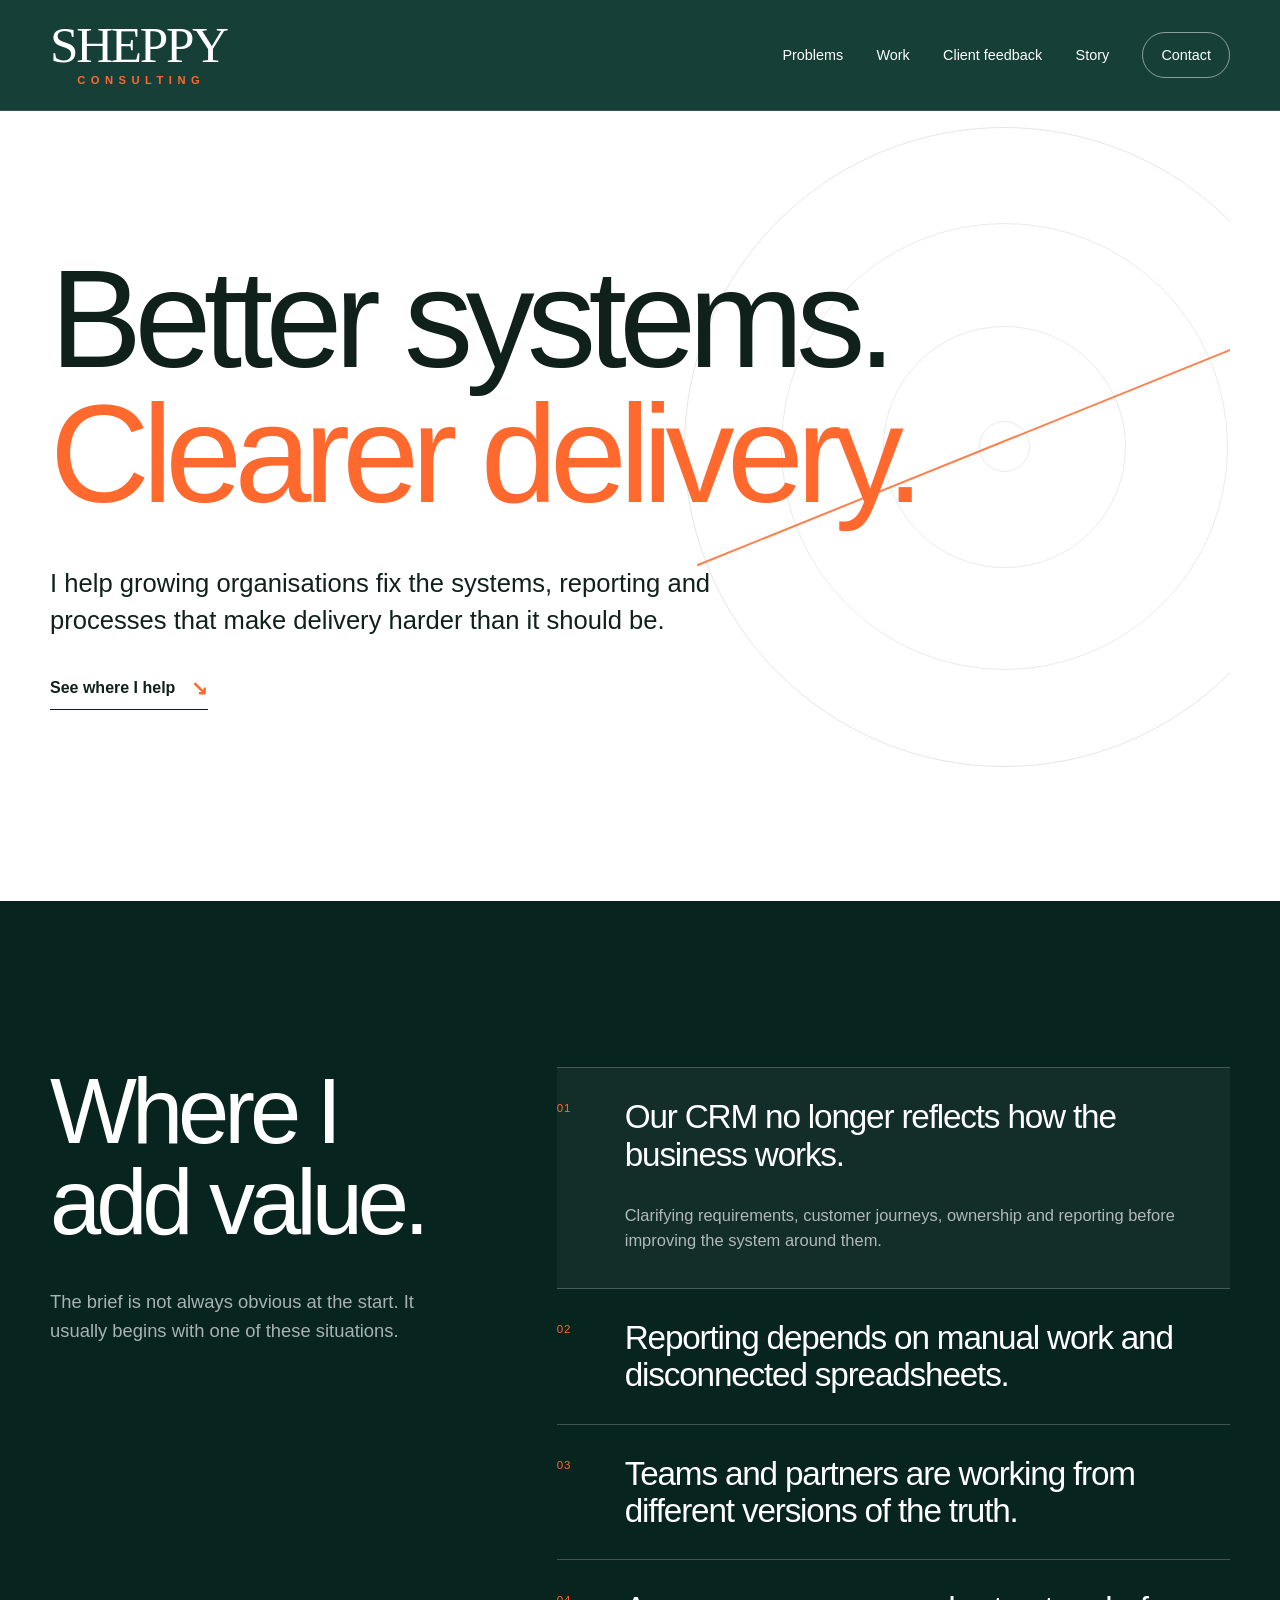
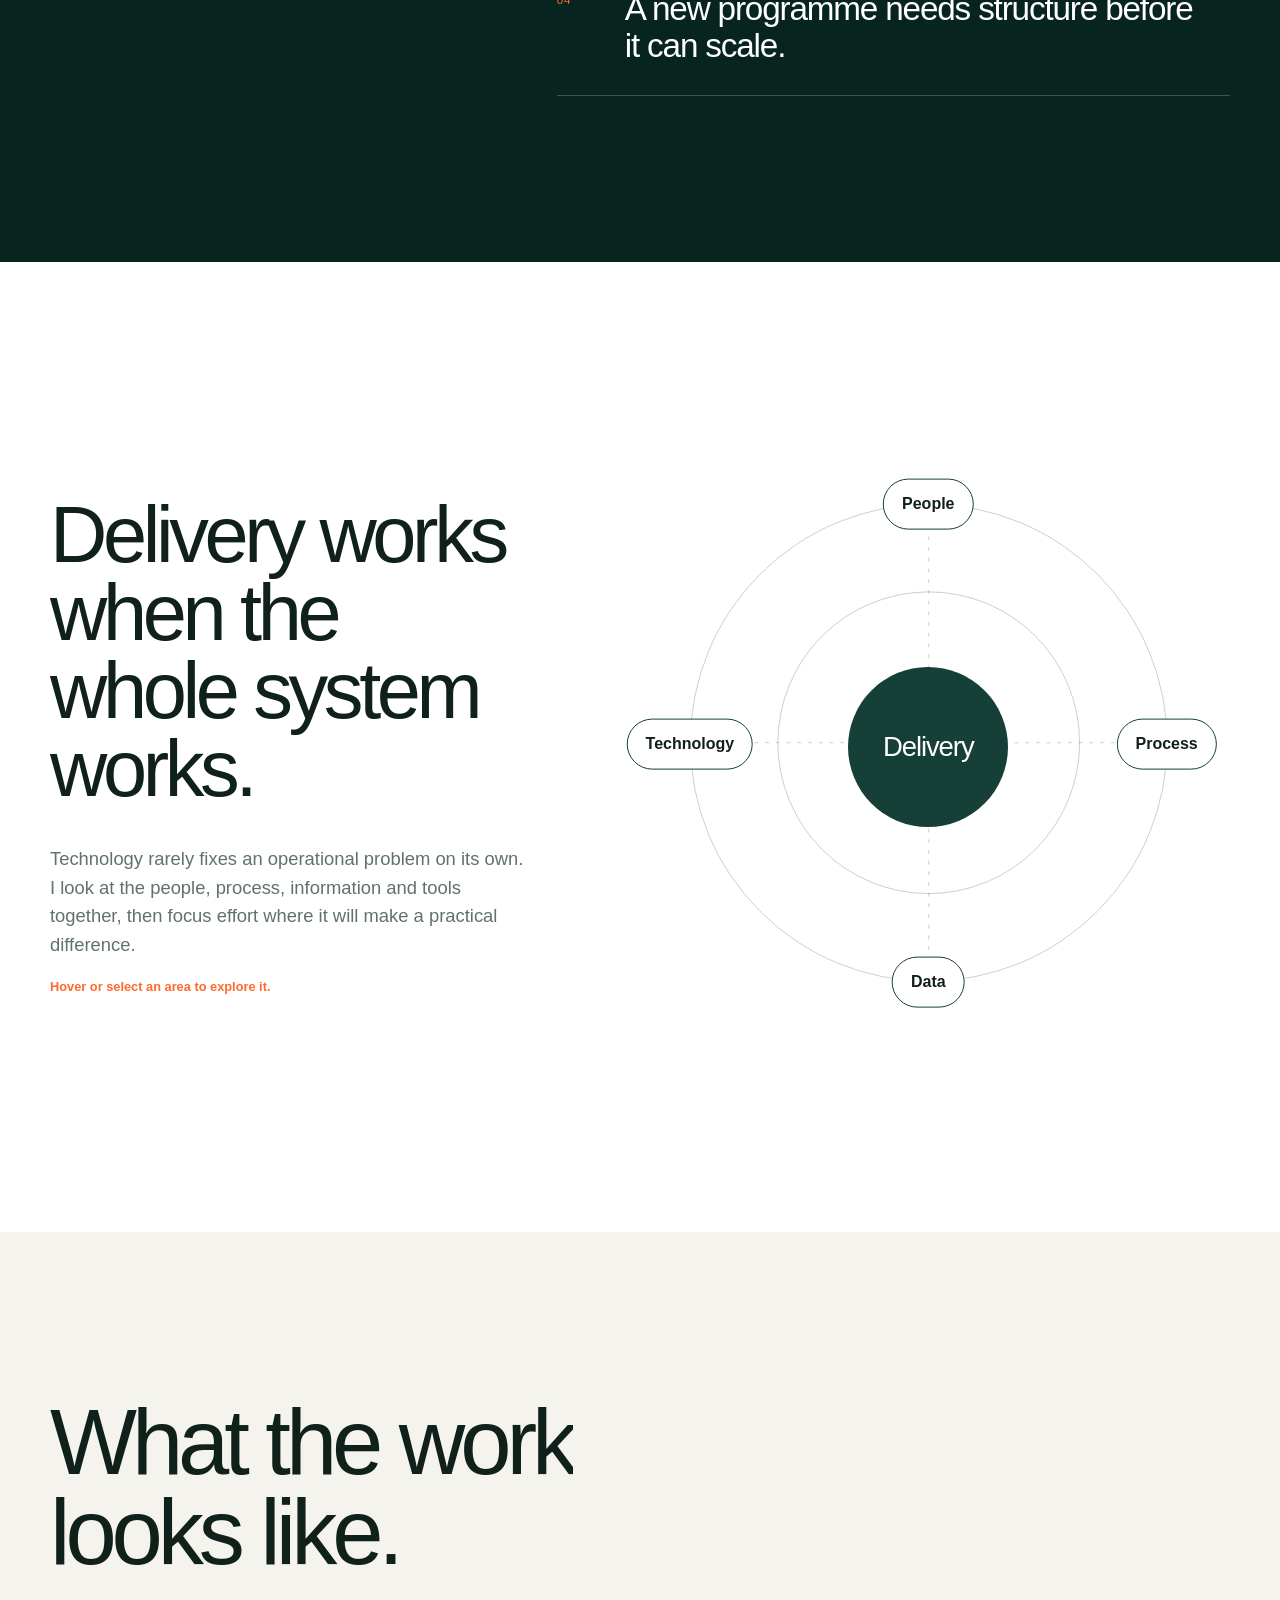
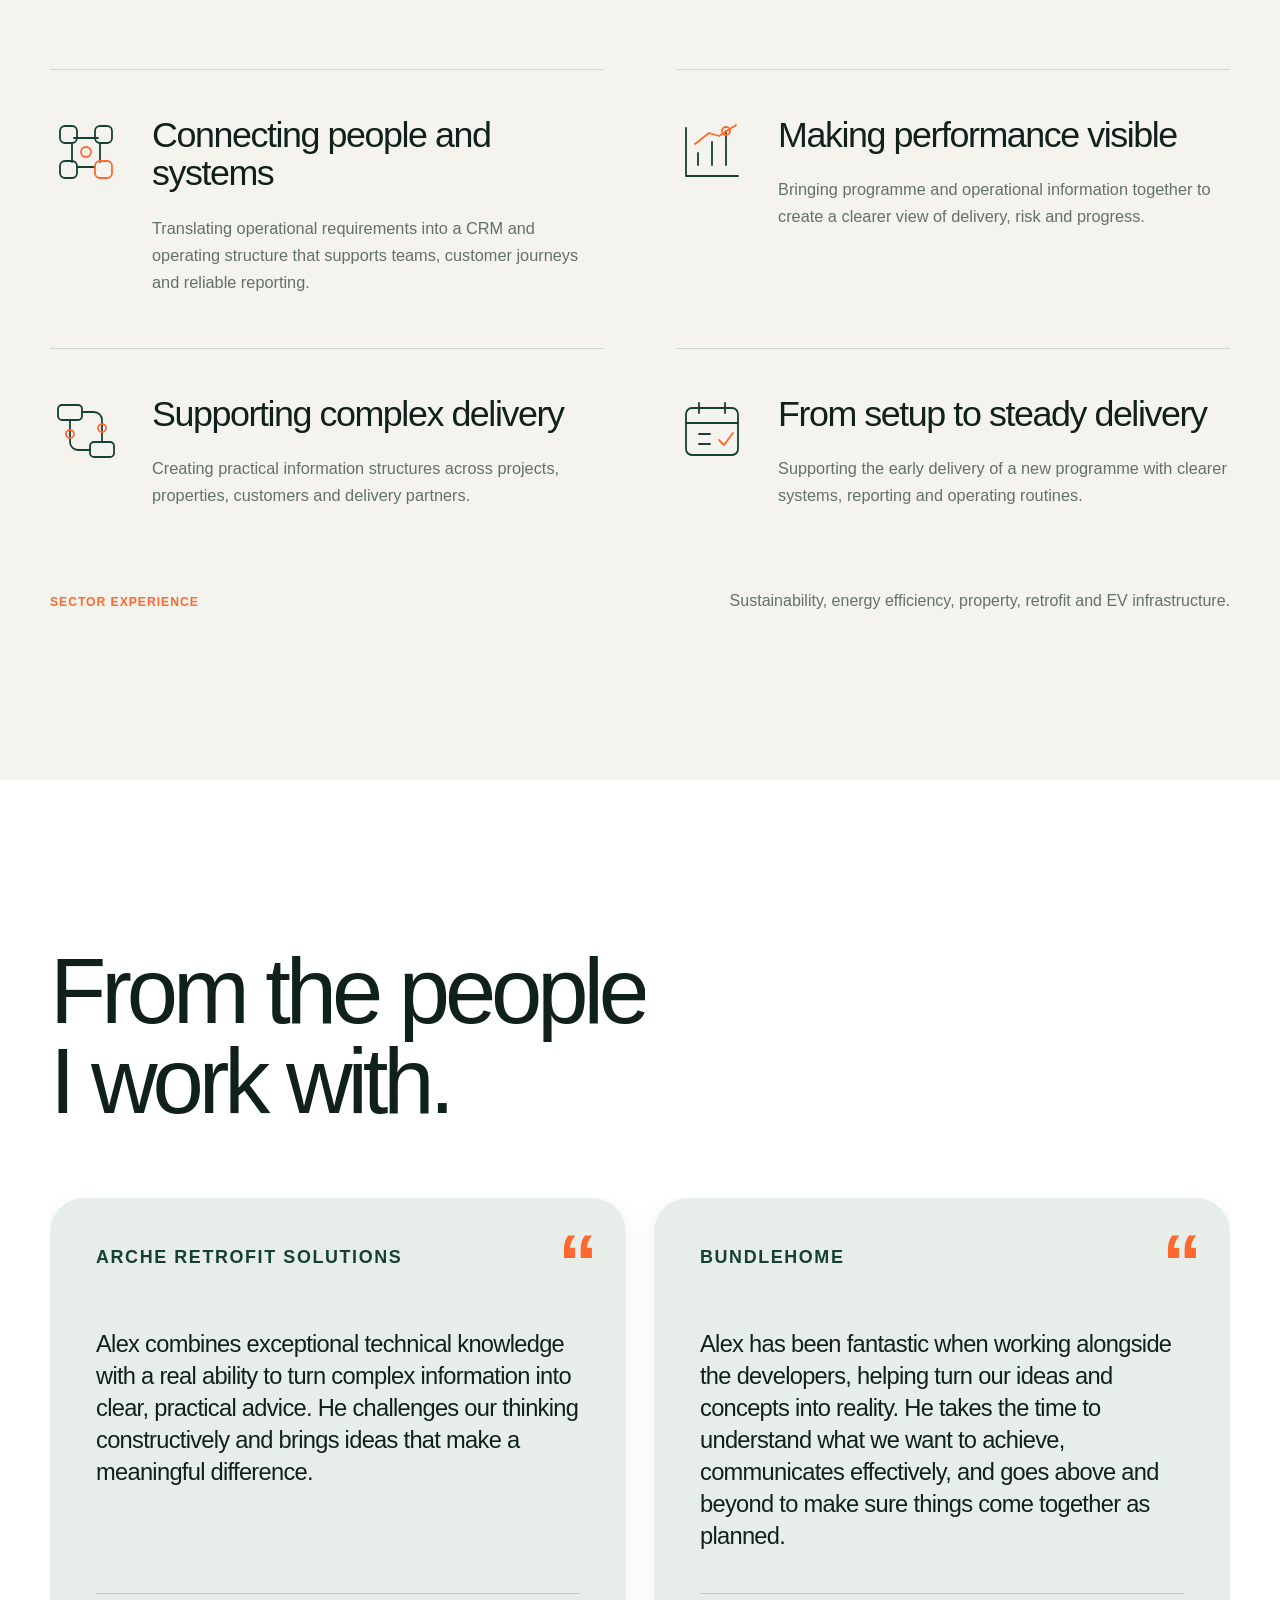
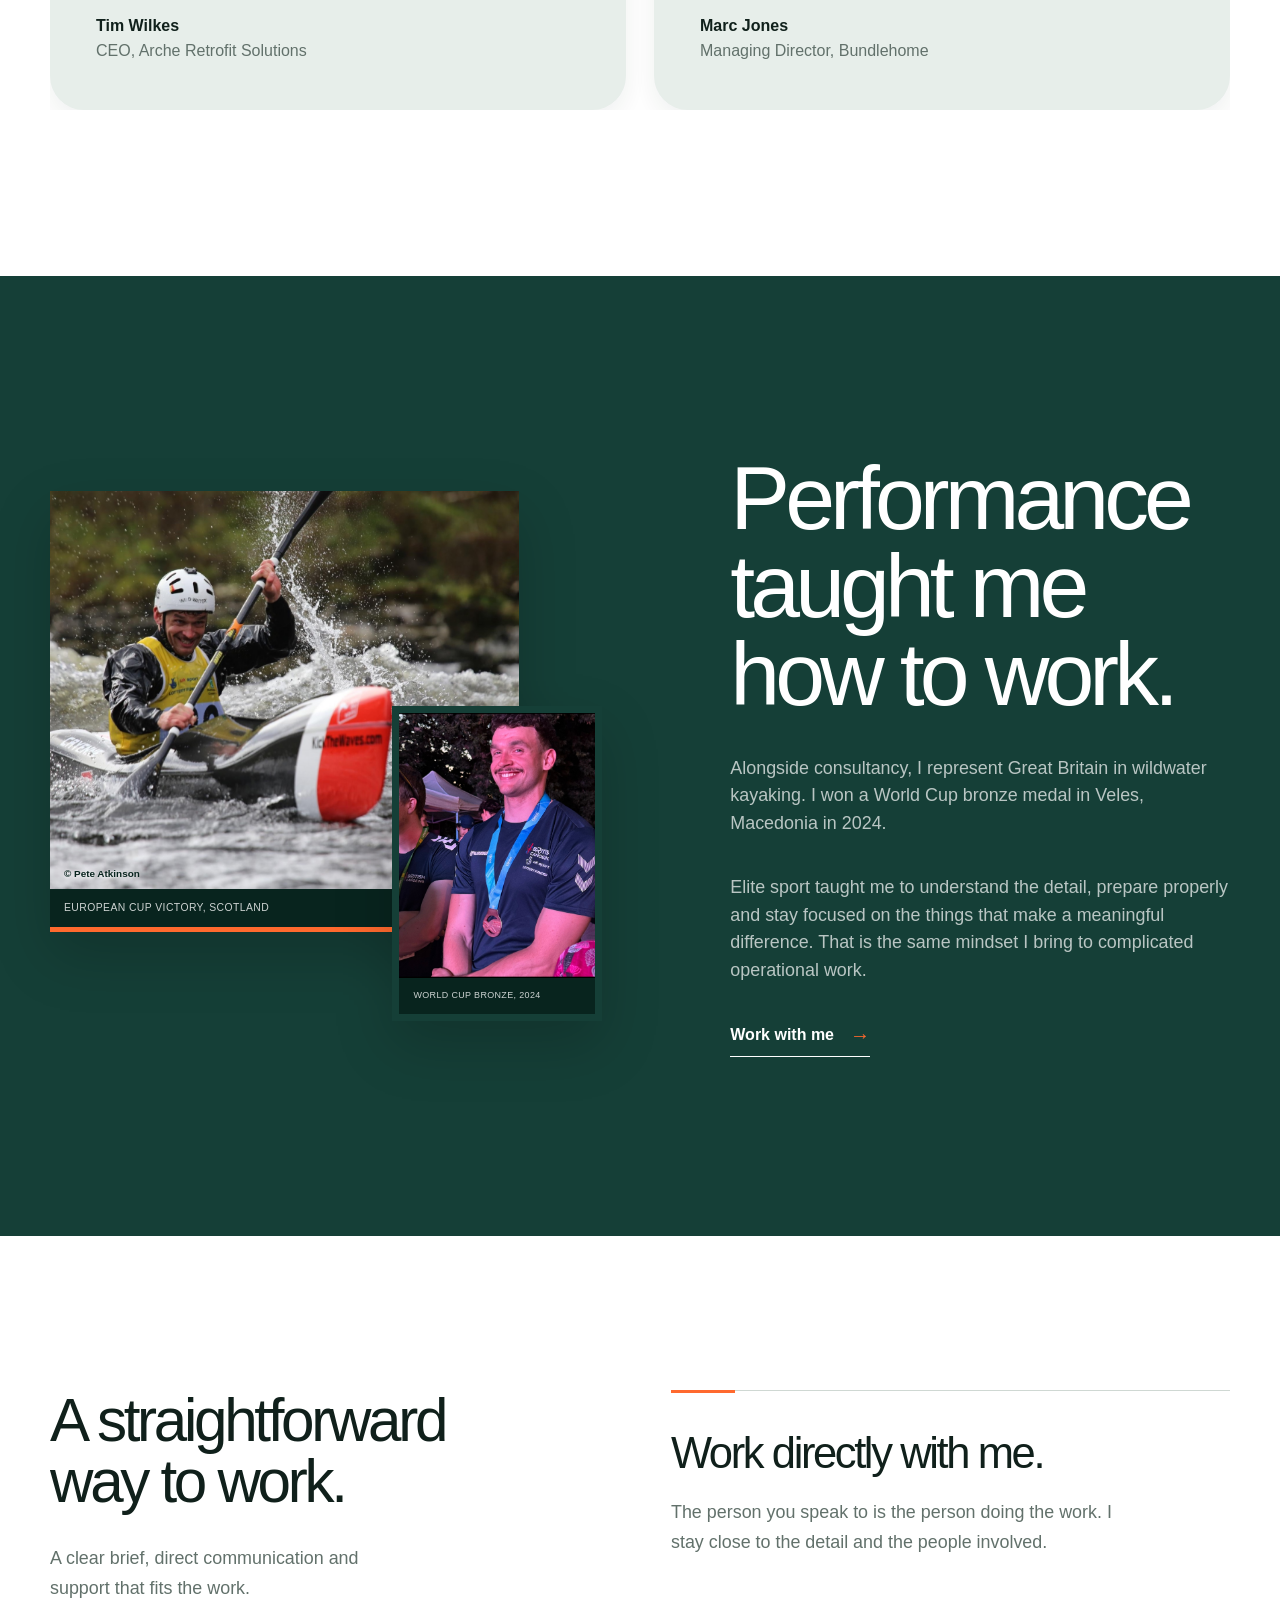
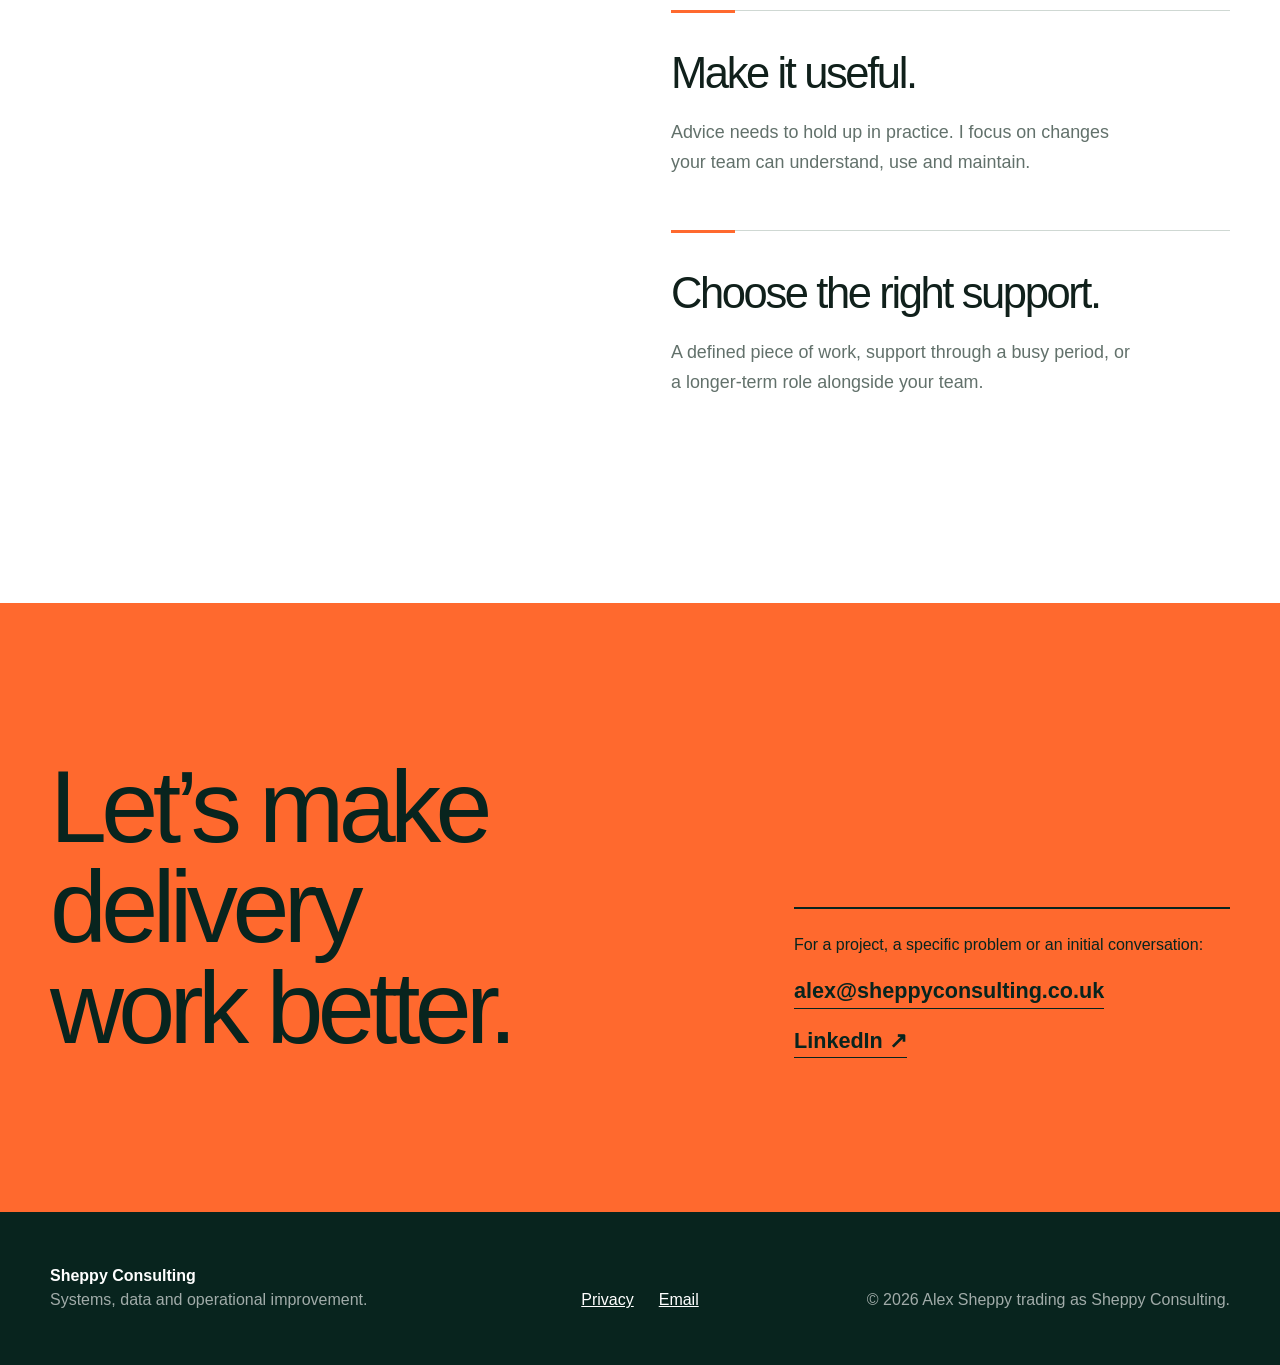
<file: index.html>
<!doctype html>
<html lang="en-GB">
  <head>
    <meta charset="utf-8">
    <meta name="viewport" content="width=device-width, initial-scale=1">
    <meta name="description" content="Sheppy Consulting helps organisations improve the systems, data and processes behind delivery.">
    <meta name="theme-color" content="#123b34">
    <title>Sheppy Consulting</title>
    <link rel="canonical" href="https://sheppyconsulting.co.uk/">
    <meta property="og:title" content="Sheppy Consulting">
    <meta property="og:description" content="Practical support with systems, data and operational improvement. Alex Sheppy, Sheppy Consulting.">
    <meta property="og:type" content="website">
    <meta property="og:locale" content="en_GB">
    <meta property="og:url" content="https://sheppyconsulting.co.uk/">
    <meta property="og:image" content="https://sheppyconsulting.co.uk/assets/sheppy-social-preview.png">
    <meta property="og:image:type" content="image/png">
    <meta property="og:image:width" content="1200">
    <meta property="og:image:height" content="630">
    <meta property="og:image:alt" content="Sheppy Consulting. Systems, data and operational improvement.">
    <meta name="twitter:card" content="summary_large_image">
    <meta name="twitter:title" content="Sheppy Consulting">
    <meta name="twitter:description" content="Practical support with systems, data and operational improvement.">
    <meta name="twitter:image" content="https://sheppyconsulting.co.uk/assets/sheppy-social-preview.png">
    <meta name="twitter:image:alt" content="Sheppy Consulting. Systems, data and operational improvement.">
    <link rel="icon" href="assets/favicon.svg?v=4" type="image/svg+xml">
    <link rel="icon" href="assets/favicon-32.png?v=4" sizes="32x32" type="image/png">
    <link rel="apple-touch-icon" href="assets/apple-touch-icon.png?v=4">
    <link rel="stylesheet" href="styles.css?v=10">
    <script src="script.js?v=4" defer></script>
  </head>
  <body>
    <a class="skip-link" href="#main">Skip to content</a>

    <header class="site-header" data-header>
      <div class="header-inner">
        <a class="brand" href="#top" aria-label="Sheppy Consulting home">
          <span class="brand-name" aria-hidden="true">SHEPPY</span>
          <span class="brand-sub" aria-hidden="true">CONSULTING</span>
        </a>
        <button class="menu-button" type="button" aria-expanded="false" aria-controls="site-nav" data-menu-button><span class="sr-only">Open navigation</span><span></span><span></span></button>
        <nav id="site-nav" class="site-nav" aria-label="Primary navigation" data-nav>
          <a href="#problems">Problems</a><a href="#work">Work</a><a href="#perspective">Client feedback</a><a href="#story">Story</a><a class="nav-contact" href="#contact">Contact</a>
        </nav>
      </div>
    </header>

    <main id="main">
      <section class="hero page-width" id="top">
        <div class="hero-orbit" aria-hidden="true"><i></i><i></i><i></i><span></span></div>
        <div class="hero-main reveal">
          <h1>Better systems.<br><em>Clearer delivery.</em></h1>
          <p>I help growing organisations fix the systems, reporting and processes that make delivery harder than it should be.</p>
          <a class="arrow-link" href="#problems">See where I help <span>↘</span></a>
        </div>

      </section>

      <section class="problems" id="problems">
        <div class="page-width problems-grid">
          <div class="section-lead reveal">
            <h2>Where I<br>add value.</h2>
            <p>The brief is not always obvious at the start. It usually begins with one of these situations.</p>
          </div>
          <div class="problem-list reveal">
            <details open>
              <summary><span>01</span>Our CRM no longer reflects how the business works.</summary>
              <p>Clarifying requirements, customer journeys, ownership and reporting before improving the system around them.</p>
            </details>
            <details>
              <summary><span>02</span>Reporting depends on manual work and disconnected spreadsheets.</summary>
              <p>Bringing operational information together so leaders and delivery teams can work from a clearer, more reliable view.</p>
            </details>
            <details>
              <summary><span>03</span>Teams and partners are working from different versions of the truth.</summary>
              <p>Creating practical structures for information, decisions and handovers across organisations and delivery partners.</p>
            </details>
            <details>
              <summary><span>04</span>A new programme needs structure before it can scale.</summary>
              <p>Establishing the processes, systems and operating routines needed to move from early delivery into steady operation.</p>
            </details>
          </div>
        </div>
      </section>

      <section class="system-section page-width" aria-labelledby="system-heading">
        <div class="system-copy reveal">
          <h2 id="system-heading">Delivery works when the whole system works.</h2>
          <p>Technology rarely fixes an operational problem on its own. I look at the people, process, information and tools together, then focus effort where it will make a practical difference.</p>
          <p class="system-note">Hover or select an area to explore it.</p>
        </div>
        <div class="system-map reveal" data-system-map>
          <svg viewBox="0 0 620 620" role="img" aria-label="People, process, data and technology connected around delivery">
            <circle class="orbit orbit-one" cx="310" cy="310" r="245"/>
            <circle class="orbit orbit-two" cx="310" cy="310" r="155"/>
            <line class="connector" data-connector="people" x1="310" y1="65" x2="310" y2="310"/>
            <line class="connector" data-connector="process" x1="310" y1="310" x2="555" y2="310"/>
            <line class="connector" data-connector="data" x1="310" y1="310" x2="310" y2="555"/>
            <line class="connector" data-connector="technology" x1="65" y1="310" x2="310" y2="310"/>
          </svg>
          <button class="map-node node-people" data-node="people" aria-pressed="false">People</button>
          <button class="map-node node-process" data-node="process" aria-pressed="false">Process</button>
          <button class="map-node node-data" data-node="data" aria-pressed="false">Data</button>
          <button class="map-node node-tech" data-node="technology" aria-pressed="false">Technology</button>
          <div class="map-centre"><span data-centre-prefix></span><strong data-centre-title>Delivery</strong></div>
          <div class="system-detail" data-system-detail aria-live="polite">
            <strong data-system-title>Better delivery</strong>
            <p data-system-copy>The strongest changes connect people, process, data and technology rather than treating one in isolation.</p>
          </div>
        </div>
      </section>

      <section class="work" id="work">
        <div class="page-width">
          <div class="work-heading reveal"><h2 class="reveal-heading"><span class="reveal-line"><span>What the work</span></span><span class="reveal-line"><span>looks like.</span></span></h2></div>
          <div class="work-grid">
            <article class="work-tile reveal" style="--reveal-delay:0ms"><div class="work-icon"><svg viewBox="0 0 72 72" fill="none" aria-hidden="true"><path d="M24 22h24M22 28v18m28-18v18M27 51h18"/><rect x="10" y="10" width="17" height="17" rx="5"/><rect x="45" y="10" width="17" height="17" rx="5"/><rect x="10" y="45" width="17" height="17" rx="5"/><rect class="icon-accent" x="45" y="45" width="17" height="17" rx="5"/><circle cx="36" cy="36" r="5" class="icon-accent"/></svg></div><div><h3>Connecting people and systems</h3><p>Translating operational requirements into a CRM and operating structure that supports teams, customer journeys and reliable reporting.</p></div></article>
            <article class="work-tile reveal" style="--reveal-delay:100ms"><div class="work-icon"><svg viewBox="0 0 72 72" fill="none" aria-hidden="true"><path d="M10 12v48h52M22 49V37m14 12V26m14 23V15"/><circle class="icon-accent" cx="50" cy="15" r="4"/><path class="icon-accent" d="m19 28 14-11 10 3 17-11"/></svg></div><div><h3>Making performance visible</h3><p>Bringing programme and operational information together to create a clearer view of delivery, risk and progress.</p></div></article>
            <article class="work-tile reveal" style="--reveal-delay:0ms"><div class="work-icon"><svg viewBox="0 0 72 72" fill="none" aria-hidden="true"><rect x="8" y="10" width="24" height="15" rx="4"/><rect x="40" y="47" width="24" height="15" rx="4"/><path d="M20 25v22a8 8 0 0 0 8 8h12M52 47V25a8 8 0 0 0-8-8H32"/><circle class="icon-accent" cx="20" cy="39" r="4"/><circle class="icon-accent" cx="52" cy="33" r="4"/></svg></div><div><h3>Supporting complex delivery</h3><p>Creating practical information structures across projects, properties, customers and delivery partners.</p></div></article>
            <article class="work-tile reveal" style="--reveal-delay:100ms"><div class="work-icon"><svg viewBox="0 0 72 72" fill="none" aria-hidden="true"><rect x="10" y="13" width="52" height="47" rx="6"/><path d="M10 28h52M23 8v10m26-10v10M23 39h11m-11 10h11"/><path class="icon-accent" d="m43 45 5 5 9-12"/></svg></div><div><h3>From setup to steady delivery</h3><p>Supporting the early delivery of a new programme with clearer systems, reporting and operating routines.</p></div></article>
          </div>
          <div class="sector-experience reveal"><p>Sector experience</p><p>Sustainability, energy efficiency, property, retrofit and EV infrastructure.</p></div>
        </div>
      </section>

      <section class="testimonials page-width" id="perspective" aria-labelledby="testimonials-heading" data-testimonials>
        <div class="testimonial-heading reveal"><h2 class="reveal-heading" id="testimonials-heading"><span class="reveal-line"><span>From the people</span></span><span class="reveal-line"><span>I work with.</span></span></h2><div class="testimonial-controls"><p><span data-current>01–02</span> / <span data-total>02</span></p><button type="button" data-previous aria-label="Previous testimonial">←</button><button type="button" data-next aria-label="Next testimonial">→</button></div></div>
        <div class="testimonial-window reveal"><div class="testimonial-track" data-track>
          <figure class="testimonial-card" data-slide>
            <div class="client-name">ARCHE RETROFIT SOLUTIONS</div>
            <blockquote>Alex combines exceptional technical knowledge with a real ability to turn complex information into clear, practical advice. He challenges our thinking constructively and brings ideas that make a meaningful difference.</blockquote>
            <figcaption><strong>Tim Wilkes</strong><span>CEO, Arche Retrofit Solutions</span></figcaption>
          </figure>
          <figure class="testimonial-card" data-slide>
            <div class="client-name">BUNDLEHOME</div>
            <blockquote>Alex has been fantastic when working alongside the developers, helping turn our ideas and concepts into reality. He takes the time to understand what we want to achieve, communicates effectively, and goes above and beyond to make sure things come together as planned.</blockquote>
            <figcaption><strong>Marc Jones</strong><span>Managing Director, Bundlehome</span></figcaption>
          </figure>
        </div></div>
      </section>

      <section class="story" id="story">
        <div class="page-width story-grid">
          <div class="story-gallery reveal">
            <figure class="story-photo story-photo-racing"><div class="story-image-frame"><img src="assets/alex-sheppy-racing-scotland-web.jpg" alt="Alex Sheppy racing a kayak through white water at a European Cup in Scotland" width="1600" height="1066" loading="lazy"><span class="photo-credit">© Pete Atkinson</span></div><figcaption>European Cup victory, Scotland</figcaption></figure>
            <figure class="story-photo story-photo-medal"><img src="assets/alex-sheppy-world-cup-bronze-2024.jpg" alt="Alex Sheppy wearing his bronze medal after the 2024 World Cup in Veles, Macedonia" width="1170" height="1575" loading="lazy"><figcaption>World Cup bronze, 2024</figcaption></figure>
          </div>
          <div class="story-copy"><h2 class="reveal">Performance taught me how to work.</h2><p class="reveal">Alongside consultancy, I represent Great Britain in wildwater kayaking. I won a World Cup bronze medal in Veles, Macedonia in 2024.</p><p class="reveal">Elite sport taught me to understand the detail, prepare properly and stay focused on the things that make a meaningful difference. That is the same mindset I bring to complicated operational work.</p><a class="arrow-link reveal" href="#contact">Work with me <span>→</span></a></div>
        </div>
      </section>

      <section class="working page-width" aria-labelledby="working-heading">
        <div class="working-intro">
          <h2 class="reveal reveal-heading" id="working-heading"><span class="reveal-line"><span>A straightforward</span></span><span class="reveal-line"><span>way to work.</span></span></h2>
          <p class="reveal">A clear brief, direct communication and support that fits the work.</p>
        </div>
        <div class="working-steps">
          <article class="working-step reveal"><h3>Work directly with me.</h3><p>The person you speak to is the person doing the work. I stay close to the detail and the people involved.</p></article>
          <article class="working-step reveal"><h3>Make it useful.</h3><p>Advice needs to hold up in practice. I focus on changes your team can understand, use and maintain.</p></article>
          <article class="working-step reveal"><h3>Choose the right support.</h3><p>A defined piece of work, support through a busy period, or a longer-term role alongside your team.</p></article>
        </div>
      </section>

      <section class="contact" id="contact"><div class="page-width contact-grid reveal"><h2>Let’s make delivery<br>work better.</h2><div><p>For a project, a specific problem or an initial conversation:</p><a href="mailto:alex@sheppyconsulting.co.uk">alex@sheppyconsulting.co.uk</a><a href="https://www.linkedin.com/in/alex-sheppy-10853816b/" target="_blank" rel="noreferrer">LinkedIn ↗</a></div></div></section>
    </main>

    <footer class="site-footer"><div class="page-width footer-grid"><p><strong>Sheppy Consulting</strong><br>Systems, data and operational improvement.</p><div><a href="privacy.html">Privacy</a><a href="mailto:alex@sheppyconsulting.co.uk">Email</a></div><p>© <span data-year></span> Alex Sheppy trading as Sheppy Consulting.</p></div></footer>
  </body>
</html>
</file>
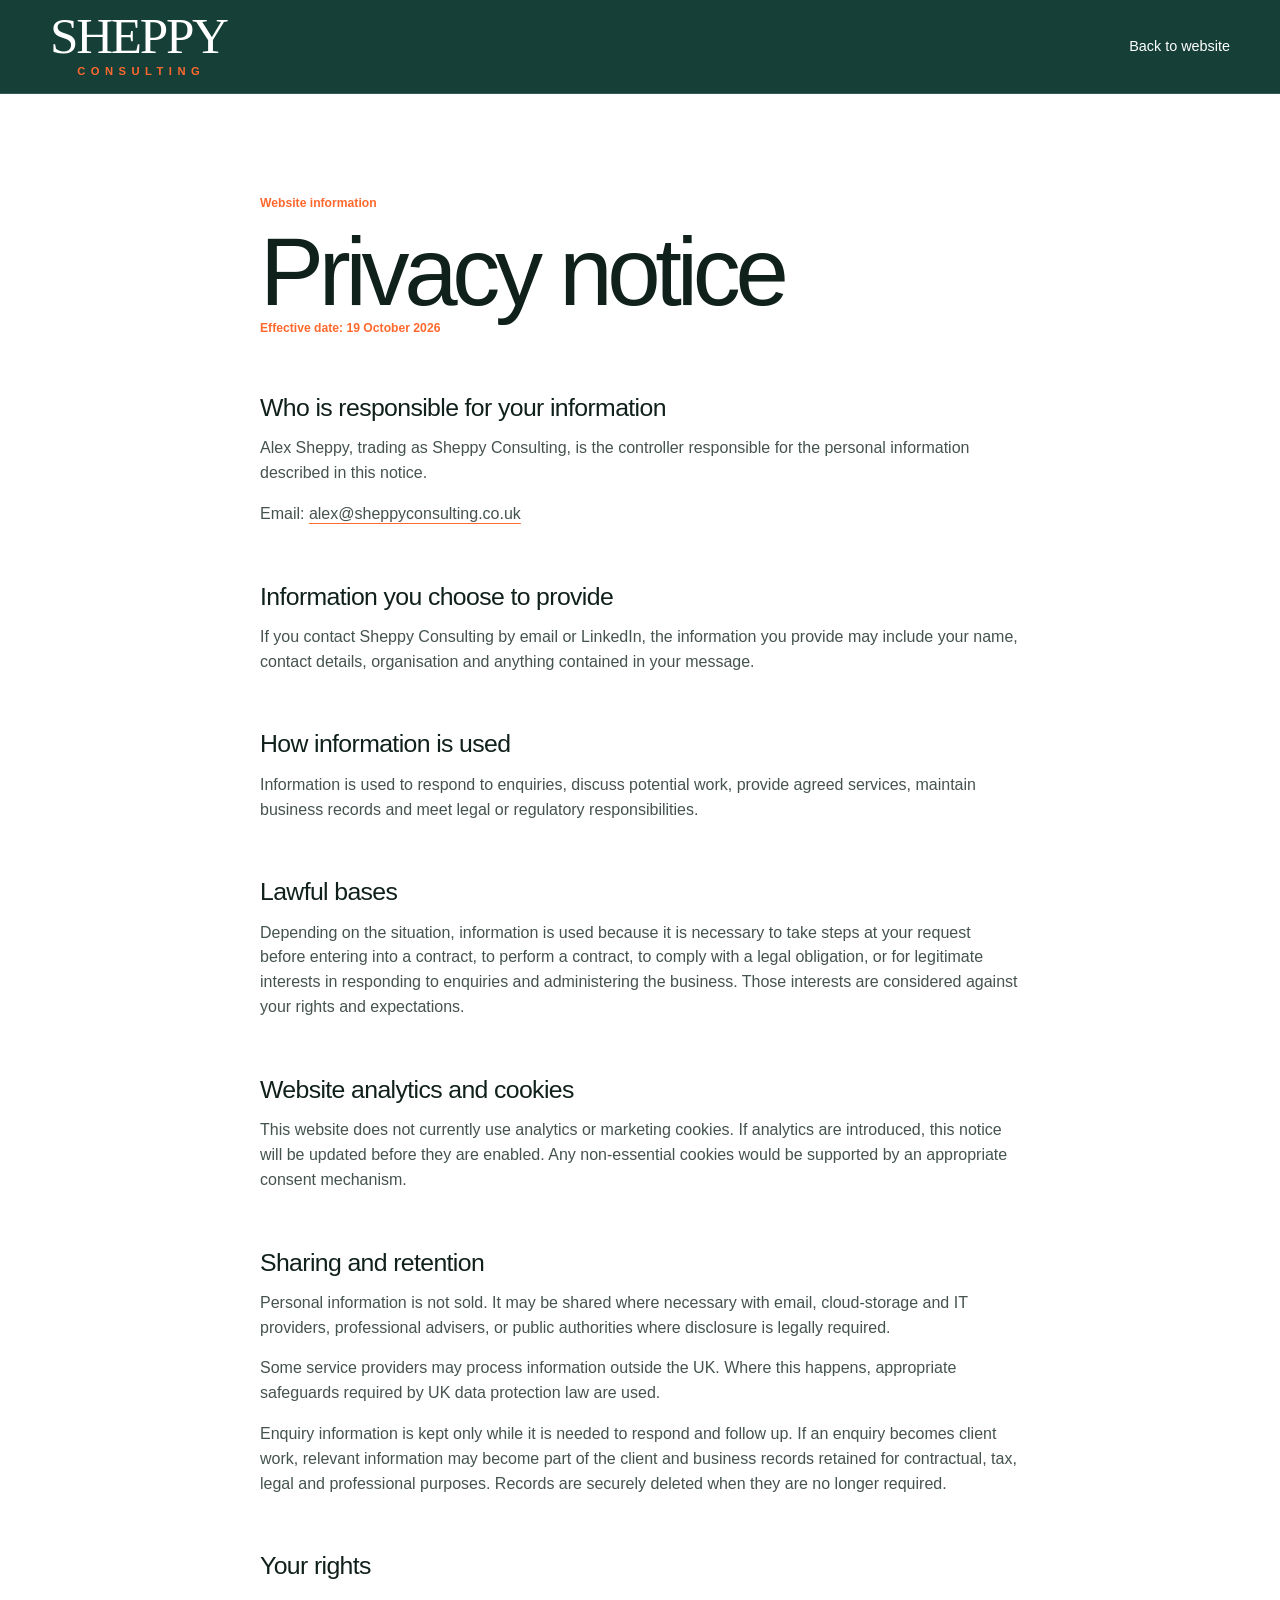
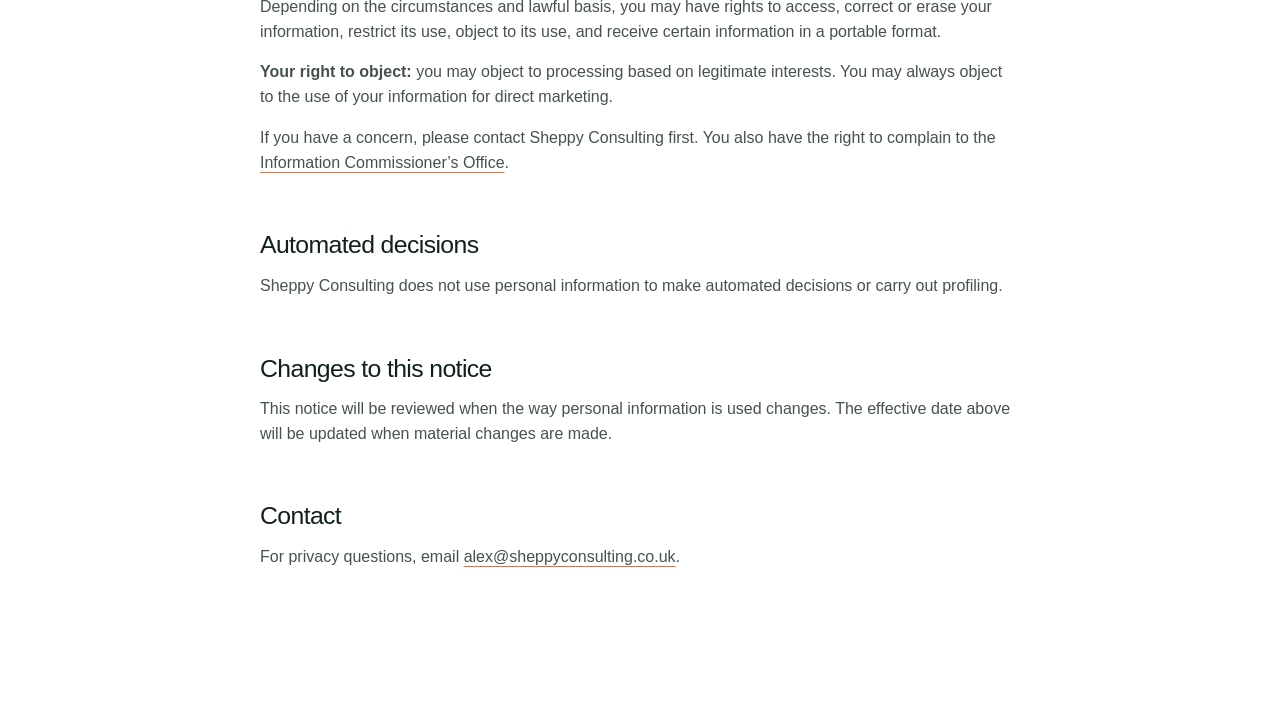
<file: privacy.html>
<!doctype html>
<html lang="en-GB">
  <head>
    <meta charset="utf-8">
    <meta name="viewport" content="width=device-width, initial-scale=1">
    <meta name="robots" content="noindex">
    <meta name="theme-color" content="#123b34">
    <title>Privacy | Sheppy Consulting</title>
    <link rel="icon" href="assets/favicon.svg?v=4" type="image/svg+xml">
    <link rel="icon" href="assets/favicon-32.png?v=4" sizes="32x32" type="image/png">
    <link rel="apple-touch-icon" href="assets/apple-touch-icon.png?v=4">
    <link rel="stylesheet" href="styles.css?v=10">
  </head>
  <body class="privacy-page">
    <header class="site-header privacy-header">
      <a class="brand" href="index.html" aria-label="Return to Sheppy Consulting home">
        <span class="brand-name" aria-hidden="true">SHEPPY</span>
        <span class="brand-sub" aria-hidden="true">CONSULTING</span>
      </a>
      <nav class="site-nav" aria-label="Privacy navigation"><a href="index.html">Back to website</a></nav>
    </header>

    <main class="privacy-main">
      <p class="eyebrow">Website information</p>
      <h1>Privacy notice</h1>
      <p class="privacy-updated">Effective date: 19 October 2026</p>
      <h2>Who is responsible for your information</h2>
      <p>Alex Sheppy, trading as Sheppy Consulting, is the controller responsible for the personal information described in this notice.</p>
      <p>Email: <a href="mailto:alex@sheppyconsulting.co.uk">alex@sheppyconsulting.co.uk</a></p>

      <h2>Information you choose to provide</h2>
      <p>If you contact Sheppy Consulting by email or LinkedIn, the information you provide may include your name, contact details, organisation and anything contained in your message.</p>

      <h2>How information is used</h2>
      <p>Information is used to respond to enquiries, discuss potential work, provide agreed services, maintain business records and meet legal or regulatory responsibilities.</p>

      <h2>Lawful bases</h2>
      <p>Depending on the situation, information is used because it is necessary to take steps at your request before entering into a contract, to perform a contract, to comply with a legal obligation, or for legitimate interests in responding to enquiries and administering the business. Those interests are considered against your rights and expectations.</p>

      <h2>Website analytics and cookies</h2>
      <p>This website does not currently use analytics or marketing cookies. If analytics are introduced, this notice will be updated before they are enabled. Any non-essential cookies would be supported by an appropriate consent mechanism.</p>

      <h2>Sharing and retention</h2>
      <p>Personal information is not sold. It may be shared where necessary with email, cloud-storage and IT providers, professional advisers, or public authorities where disclosure is legally required.</p>
      <p>Some service providers may process information outside the UK. Where this happens, appropriate safeguards required by UK data protection law are used.</p>
      <p>Enquiry information is kept only while it is needed to respond and follow up. If an enquiry becomes client work, relevant information may become part of the client and business records retained for contractual, tax, legal and professional purposes. Records are securely deleted when they are no longer required.</p>

      <h2>Your rights</h2>
      <p>Depending on the circumstances and lawful basis, you may have rights to access, correct or erase your information, restrict its use, object to its use, and receive certain information in a portable format.</p>
      <p><strong>Your right to object:</strong> you may object to processing based on legitimate interests. You may always object to the use of your information for direct marketing.</p>
      <p>If you have a concern, please contact Sheppy Consulting first. You also have the right to complain to the <a href="https://ico.org.uk/make-a-complaint/data-protection-complaints/" target="_blank" rel="noreferrer">Information Commissioner’s Office</a>.</p>

      <h2>Automated decisions</h2>
      <p>Sheppy Consulting does not use personal information to make automated decisions or carry out profiling.</p>

      <h2>Changes to this notice</h2>
      <p>This notice will be reviewed when the way personal information is used changes. The effective date above will be updated when material changes are made.</p>

      <h2>Contact</h2>
      <p>For privacy questions, email <a href="mailto:alex@sheppyconsulting.co.uk">alex@sheppyconsulting.co.uk</a>.</p>
    </main>
  </body>
</html>
</file>
<file: styles.css>
:root{--green:#153f37;--deep:#08241e;--orange:#ff692e;--ink:#10201b;--muted:#62716b;--paper:#f5f3ed;--pale:#e7eeea;--white:#fff;--rule:#cfd8d3;--page:min(1180px,calc(100% - 48px));--ease:cubic-bezier(.22,.61,.36,1)}
*{box-sizing:border-box}html{scroll-behavior:smooth;scroll-padding-top:96px}body{margin:0;background:var(--white);color:var(--ink);font-family:"Helvetica Neue",Helvetica,Arial,sans-serif;font-size:16px;line-height:1.55;-webkit-font-smoothing:antialiased}a{color:inherit}img{display:block;max-width:100%}button{font:inherit;color:inherit}h1,h2,h3,p,figure,blockquote{margin-top:0}h1,h2,h3{margin-bottom:0;font-weight:500;line-height:.98;letter-spacing:-.055em}h1{font-size:clamp(4.6rem,10.8vw,10.5rem)}h2{font-size:clamp(3.2rem,7.2vw,7.2rem)}h3{font-size:clamp(1.8rem,3.5vw,3.5rem)}.page-width{width:var(--page);margin-inline:auto}.sr-only{position:absolute;width:1px;height:1px;padding:0;margin:-1px;overflow:hidden;clip:rect(0,0,0,0);white-space:nowrap;border:0}.skip-link{position:fixed;z-index:100;top:8px;left:8px;padding:10px;background:var(--orange);transform:translateY(-150%)}.skip-link:focus{transform:none}
.site-header{position:sticky;z-index:30;top:0;background:var(--green);color:var(--white);border-bottom:1px solid rgba(255,255,255,.14)}.header-inner{width:var(--page);min-height:110px;margin:auto;display:flex;align-items:center;justify-content:space-between;gap:32px;transition:min-height .3s var(--ease)}.site-header.scrolled .header-inner{min-height:76px}.brand{display:flex;align-items:center;flex-direction:column;text-decoration:none;transition:transform .2s var(--ease)}.brand:hover{transform:translateY(-2px)}.brand-name{font-family:Georgia,serif;font-size:clamp(2.6rem,4vw,3.7rem);line-height:.82;letter-spacing:-.045em}.brand-sub{margin-top:9px;color:var(--orange);font-size:.7rem;font-weight:700;line-height:1;letter-spacing:.49em;text-indent:.49em}.site-nav{display:flex;align-items:center;gap:clamp(20px,2.6vw,42px)}.site-nav a{padding:9px 0;text-decoration:none;font-size:.9rem;transition:color .2s var(--ease)}.site-nav a:hover{color:var(--orange)}.nav-contact{padding:11px 18px!important;border:1px solid rgba(255,255,255,.5);border-radius:999px}.nav-contact:hover{border-color:var(--orange)}.menu-button{display:none;width:44px;height:44px;padding:10px;border:0;background:transparent}.menu-button span:not(.sr-only){display:block;height:1px;margin:7px 0;background:white}
.hero{position:relative;min-height:calc(100vh - 110px);padding:clamp(90px,11vw,155px) 0 48px;display:flex;flex-direction:column;justify-content:space-between;overflow:hidden}.hero-main{position:relative;z-index:2;max-width:1050px}.hero h1 em{color:var(--orange);font-style:normal}.hero-main>p{max-width:710px;margin:42px 0 34px;font-size:clamp(1.25rem,2vw,1.72rem);line-height:1.45}.arrow-link{display:inline-flex;gap:16px;align-items:center;padding-bottom:5px;border-bottom:1px solid;text-decoration:none;font-weight:600}.arrow-link span{color:var(--orange);font-size:1.25em;transition:transform .2s var(--ease)}.arrow-link:hover span{transform:translate(5px,5px)}.hero-orbit{position:absolute;z-index:0;top:2%;right:-8%;width:min(50vw,650px);aspect-ratio:1;border:1px solid rgba(21,63,55,.12);border-radius:50%;pointer-events:none}.hero-orbit i{position:absolute;inset:15%;border:1px solid rgba(21,63,55,.1);border-radius:50%}.hero-orbit i:nth-child(2){inset:31%}.hero-orbit i:nth-child(3){inset:46%}.hero-orbit span{position:absolute;top:49%;left:-2%;width:104%;height:2px;background:var(--orange);transform:rotate(-22deg);transform-origin:center;opacity:.85}
.problems{padding:clamp(100px,13vw,180px) 0;background:var(--deep);color:var(--white)}.problems-grid{display:grid;grid-template-columns:.72fr 1.28fr;gap:clamp(65px,10vw,145px)}.section-lead{position:sticky;top:140px;align-self:start}.section-lead p{max-width:390px;margin:40px 0 0;color:rgba(255,255,255,.65);font-size:1.15rem}.problem-list{border-top:1px solid rgba(255,255,255,.25)}.problem-list details{border-bottom:1px solid rgba(255,255,255,.22);transition:background-color .2s var(--ease)}.problem-list details[open]{background:rgba(255,255,255,.045)}.problem-list summary{padding:30px 22px 30px 0;display:grid;grid-template-columns:54px 1fr;align-items:start;gap:14px;cursor:pointer;list-style:none;font-size:clamp(1.35rem,2.6vw,2.5rem);line-height:1.12;letter-spacing:-.035em}.problem-list summary::-webkit-details-marker{display:none}.problem-list summary span{padding-top:4px;color:var(--orange);font-size:.72rem;letter-spacing:.08em}.problem-list details p{max-width:670px;margin:0;padding:0 30px 34px 68px;color:rgba(255,255,255,.67);font-size:1.03rem}
.system-section{padding:clamp(110px,14vw,190px) 0;display:grid;grid-template-columns:.88fr 1.12fr;gap:clamp(60px,8vw,120px);align-items:center}.system-copy h2{font-size:clamp(3.5rem,6.2vw,6.3rem)}.system-copy>p{max-width:540px;margin:38px 0 0;color:var(--muted);font-size:1.15rem}.system-detail{max-width:540px;min-height:128px;margin-top:36px;padding:22px 24px;border-left:4px solid var(--orange);background:var(--pale);transition:background .2s var(--ease)}.system-detail strong{display:block;font-size:1.45rem;letter-spacing:-.03em}.system-detail p{margin:8px 0 0;color:var(--muted)}.system-copy .system-note{margin-top:18px;color:var(--orange);font-size:.8rem;font-weight:600}.system-map{position:relative;width:min(100%,620px);aspect-ratio:1;margin-left:auto}.system-map svg{width:100%;height:100%;overflow:visible}.system-map .orbit,.system-map .connector{fill:none;stroke:rgba(21,63,55,.24);stroke-width:1;transition:stroke .25s var(--ease),stroke-width .25s var(--ease),opacity .25s var(--ease)}.system-map .connector{stroke-dasharray:4 7}.system-map.has-active .orbit{opacity:.45}.system-map.has-active .connector{opacity:.25}.system-map .connector.is-active{stroke:var(--orange);stroke-width:4;stroke-dasharray:none;opacity:1}.map-node{position:absolute;padding:12px 18px;border:1px solid var(--green);border-radius:999px;background:var(--white);cursor:pointer;font-weight:600;transition:background .2s,color .2s,transform .2s,opacity .2s}.map-node:hover,.map-node:focus-visible,.map-node.is-active{background:var(--orange);border-color:var(--orange);color:var(--deep)}.map-node.is-muted{opacity:.34}.node-people{top:7%;left:50%;transform:translateX(-50%)}.node-people:hover,.node-people:focus-visible,.node-people.is-active{transform:translateX(-50%) scale(1.08)}.node-process{top:48%;right:-1%}.node-process:hover,.node-process:focus-visible,.node-process.is-active{transform:scale(1.08)}.node-data{bottom:6%;left:47%;transform:translateX(-50%)}.node-data:hover,.node-data:focus-visible,.node-data.is-active{transform:translateX(-50%) scale(1.08)}.node-tech{top:48%;left:-2%}.node-tech:hover,.node-tech:focus-visible,.node-tech.is-active{transform:scale(1.08)}.map-centre{position:absolute;top:50%;left:50%;width:160px;aspect-ratio:1;display:flex;align-items:center;justify-content:center;flex-direction:column;border-radius:50%;background:var(--green);color:white;text-align:center;transform:translate(-50%,-50%);transition:background .25s var(--ease),color .25s var(--ease),transform .25s var(--ease)}.system-map.has-active .map-centre{background:var(--orange);color:var(--deep);transform:translate(-50%,-50%) scale(1.05)}.map-centre span{font-size:.75rem}.map-centre strong{max-width:125px;font-size:1.55rem;font-weight:500;line-height:1;letter-spacing:-.04em}
.work{padding:clamp(110px,13vw,180px) 0;background:var(--paper)}.work-heading{margin-bottom:90px;display:flex;align-items:flex-end;justify-content:space-between;gap:60px}.work-heading p{max-width:340px;margin:0;color:var(--muted)}.work-grid{display:grid;grid-template-columns:repeat(2,minmax(0,1fr));gap:0 72px}.work-tile{display:grid;grid-template-columns:76px minmax(0,1fr);gap:26px;padding:46px 0 52px;border-top:1px solid var(--rule)}.work-icon{width:72px;color:var(--green)}.work-icon svg{display:block;width:100%;stroke:currentColor;stroke-width:1.8;stroke-linecap:round;stroke-linejoin:round}.work-icon .icon-accent{stroke:var(--orange)}.work-tile h3{font-size:clamp(1.85rem,2.8vw,2.65rem);line-height:1.08;letter-spacing:-.04em}.work-tile p{margin:22px 0 0;color:var(--muted);font-size:1.02rem;line-height:1.65}

.testimonials{padding:clamp(110px,13vw,180px) 0}.testimonial-heading{margin-bottom:70px;display:flex;align-items:flex-end;justify-content:space-between;gap:45px}.testimonial-controls{display:flex;align-items:center;gap:8px}.testimonial-controls p{margin:0 12px 0 0;font-size:.78rem}.testimonial-controls button{width:48px;height:48px;border:1px solid var(--ink);border-radius:50%;background:white;cursor:pointer;transition:all .2s}.testimonial-controls button:hover{background:var(--orange);border-color:var(--orange);transform:translateY(-3px)}.testimonial-window{overflow:hidden}.testimonials:not(.carousel-ready) .testimonial-window{overflow-x:auto}.testimonial-track{display:flex;gap:28px;transition:transform .5s var(--ease)}.testimonial-card{position:relative;flex:0 0 calc(50% - 14px);min-width:0;min-height:420px;margin:0;padding:46px;display:flex;flex-direction:column;background:var(--pale);border-radius:34px;box-shadow:0 10px 28px rgba(8,36,30,.07);transition:transform .22s,box-shadow .22s}.testimonial-card::after{content:'“';position:absolute;top:25px;right:32px;color:var(--orange);font-size:5rem;line-height:1;font-weight:600}.testimonial-card:hover{transform:translateY(-6px);box-shadow:0 22px 44px rgba(8,36,30,.13)}.client-name{color:var(--green);font-size:1.12rem;font-weight:800;letter-spacing:.09em}.client-name span{display:block;font-size:.48em;font-weight:500}.testimonial-card blockquote{margin:58px 0 40px;font-size:clamp(1.25rem,1.85vw,1.82rem);line-height:1.35;letter-spacing:-.03em}.testimonial-card figcaption{margin-top:auto;padding-top:20px;display:flex;flex-direction:column;border-top:1px solid rgba(21,63,55,.18)}.testimonial-card figcaption span{color:var(--muted)}.sample-note{position:absolute;top:18px;left:25px;padding:5px 9px;border-radius:99px;background:white;color:var(--orange);font-size:.62rem;font-weight:700}.sample-card .client-name{margin-top:18px}.testimonials.cards-static .testimonial-controls{visibility:hidden}
.story{padding:clamp(110px,14vw,190px) 0;background:var(--green);color:white}.story-grid{display:grid;grid-template-columns:1.05fr .95fr;gap:clamp(70px,10vw,145px);align-items:center}.story-gallery{position:relative;padding:0 15% 16% 0}.story-photo{position:relative;margin:0;background:var(--deep);box-shadow:0 24px 55px rgba(0,0,0,.18)}.story-photo img{width:100%;height:100%;object-fit:cover}.story-photo figcaption{padding:11px 14px;background:var(--deep);color:rgba(255,255,255,.8);font-size:.65rem;letter-spacing:.04em;text-transform:uppercase}.story-image-frame{position:relative;aspect-ratio:1.18/1;overflow:hidden}.story-photo-racing{overflow:hidden;border-bottom:5px solid var(--orange)}.story-photo-racing img{object-position:48% center}.photo-credit{position:absolute;bottom:8px;left:14px;color:var(--deep);font-size:.62rem;font-weight:700;text-shadow:0 1px 3px white}.story-photo-medal{position:absolute;right:0;bottom:0;width:38%;border:7px solid var(--green)}.story-photo-medal img{aspect-ratio:.74/1;object-position:center 38%}.story-photo-medal figcaption{font-size:.56rem}.story-copy h2{font-size:clamp(3.7rem,7vw,7rem)}.story-copy p{max-width:590px;margin:36px 0 0;color:rgba(255,255,255,.7);font-size:1.12rem}.story-copy .arrow-link{margin-top:35px;color:white}.working{padding:clamp(100px,12vw,165px) 0;display:grid;grid-template-columns:.95fr 1.05fr;gap:clamp(60px,9vw,125px);align-items:start}.working-intro{position:sticky;top:140px}.working-intro h2{font-size:clamp(3rem,4.7vw,4.4rem);line-height:1.02}.working-intro>p{max-width:360px;margin:32px 0 0;color:var(--muted);font-size:1.12rem;line-height:1.65}.working-step{position:relative;min-height:220px;padding:40px 0 52px;border-top:1px solid var(--rule)}.working-step::before{content:"";position:absolute;top:-1px;left:0;width:64px;height:3px;background:var(--orange);transform-origin:left;transition:transform .85s var(--ease)}.working-step h3{max-width:500px;font-size:clamp(2rem,3.4vw,3.1rem);line-height:1.05}.working-step p{max-width:460px;margin:22px 0 0;color:var(--muted);font-size:1.12rem;line-height:1.65}

.contact{padding:clamp(100px,12vw,160px) 0;background:var(--orange);color:var(--deep)}.contact-grid{display:grid;grid-template-columns:1.2fr .8fr;gap:90px;align-items:end}.contact-grid h2{font-size:clamp(4rem,8vw,8rem)}.contact-grid>div{padding-top:24px;border-top:2px solid}.contact-grid>div p{max-width:440px}.contact-grid a{width:fit-content;margin-top:15px;display:block;text-decoration:none;font-size:clamp(1.05rem,1.7vw,1.35rem);font-weight:600;border-bottom:1px solid}.site-footer{padding:52px 0;background:var(--deep);color:rgba(255,255,255,.62)}.footer-grid{display:grid;grid-template-columns:1fr auto 1fr;gap:40px;align-items:end}.footer-grid p{margin:0}.footer-grid p:last-child{text-align:right}.footer-grid strong,.footer-grid a{color:white}.footer-grid div{display:flex;gap:25px}
.privacy-header{min-height:94px;padding-inline:max(24px,calc((100% - 1180px)/2));display:flex;align-items:center;justify-content:space-between}.privacy-header .site-nav{display:block}.privacy-main{width:min(760px,calc(100% - 48px));margin:auto;padding:100px 0 130px}.privacy-main h1{font-size:clamp(3.5rem,8vw,6rem)}.privacy-main h2{margin:58px 0 16px;font-size:1.55rem;letter-spacing:-.025em}.privacy-main p{color:#45534e}.privacy-main a{text-decoration-color:var(--orange);text-underline-offset:4px}.privacy-updated,.eyebrow{color:var(--orange)!important;font-size:.76rem;font-weight:700}
.reveal{opacity:1;transform:none;transition:opacity .85s var(--ease),transform .85s var(--ease);transition-delay:var(--reveal-delay,0ms)}.reveal-ready .reveal:not(.visible){opacity:0;transform:translateY(34px)}.reveal-line{display:block;overflow:hidden;padding-bottom:.09em;margin-bottom:-.09em}.reveal-line>span{display:block;transition:transform 1s var(--ease);transition-delay:var(--reveal-delay,0ms)}.reveal-line:nth-child(2)>span{transition-delay:calc(var(--reveal-delay,0ms) + 120ms)}.reveal-ready .reveal:not(.visible) .reveal-line>span{transform:translateY(110%)}.reveal-ready .working-step:not(.visible)::before{transform:scaleX(0)}

.system-map.has-active .orbit-one{stroke:var(--orange);stroke-width:3;stroke-dasharray:7 11;opacity:1;animation:orbit-dash 12s linear infinite}.map-centre span:empty{display:none}.map-centre strong{max-width:132px;font-size:1.72rem}@keyframes orbit-dash{to{stroke-dashoffset:-144}}
.map-node{z-index:2}.node-people{top:10.5%;left:50%;transform:translate(-50%,-50%)}.node-process{top:50%;right:auto;left:89.5%;transform:translate(-50%,-50%)}.node-data{top:89.5%;bottom:auto;left:50%;transform:translate(-50%,-50%)}.node-tech{top:50%;left:10.5%;transform:translate(-50%,-50%)}.node-people:hover,.node-people:focus-visible,.node-people.is-active,.node-process:hover,.node-process:focus-visible,.node-process.is-active,.node-data:hover,.node-data:focus-visible,.node-data.is-active,.node-tech:hover,.node-tech:focus-visible,.node-tech.is-active{transform:translate(-50%,-50%) scale(1.08)}.map-node.is-muted{opacity:1;background:var(--white);color:#9aa5a0;border-color:#cbd3cf}
.node-people{top:10.35%}.node-process,.node-tech{top:49.5%}.node-data{top:88.5%}.system-map.has-active .map-node:not(.is-active){background:#fff;opacity:1}
.system-map .system-detail{position:absolute;z-index:5;width:min(242px,40%);min-height:0;margin:0;padding:18px 20px;border:1px solid var(--rule);border-top:4px solid var(--orange);background:var(--white);box-shadow:0 15px 34px rgba(8,36,30,.14);opacity:0;pointer-events:none;transform:translateY(8px) scale(.97);transition:opacity .2s var(--ease),transform .25s var(--ease),top .28s var(--ease),left .28s var(--ease)}.system-map .system-detail::before{content:"";position:absolute;width:10px;height:10px;background:var(--orange);transform:rotate(45deg)}.system-map .system-detail strong{font-size:1.16rem;line-height:1.15}.system-map .system-detail p{margin:7px 0 0;color:var(--muted);font-size:.85rem;line-height:1.45}.system-map.has-active .system-detail{opacity:1;transform:none}.system-map[data-active="people"] .system-detail{top:18%;left:57%}.system-map[data-active="people"] .system-detail::before{top:-7px;left:19px}.system-map[data-active="process"] .system-detail{top:58%;left:54%}.system-map[data-active="process"] .system-detail::before{top:-7px;right:19px}.system-map[data-active="data"] .system-detail{top:60%;left:8%}.system-map[data-active="data"] .system-detail::before{right:19px;bottom:-6px}.system-map[data-active="technology"] .system-detail{top:18%;left:4%}.system-map[data-active="technology"] .system-detail::before{left:19px;bottom:-6px}
@media(max-width:850px){.system-map{margin-bottom:155px}.system-map .system-detail,.system-map.has-active .system-detail,.system-map[data-active] .system-detail{top:calc(100% + 18px);right:0;left:0;width:100%;max-width:none;opacity:1;transform:none}.system-map .system-detail::before,.system-map[data-active] .system-detail::before{top:-7px;right:auto;bottom:auto;left:28px}}
.sector-experience{padding-top:28px;display:flex;align-items:baseline;justify-content:space-between;gap:40px}.sector-experience p{margin:0}.sector-experience p:first-child{color:var(--orange);font-size:.76rem;font-weight:700;letter-spacing:.08em;text-transform:uppercase}.sector-experience p:last-child{max-width:650px;color:var(--muted);text-align:right}@media(max-width:850px){.sector-experience{align-items:flex-start;flex-direction:column;gap:9px}.sector-experience p:last-child{text-align:left}}
@media(max-width:850px){:root{--page:min(100% - 34px,700px)}.header-inner{min-height:82px}.brand-name{font-size:2.3rem}.brand-sub{font-size:.56rem;margin-top:7px}.menu-button{display:block}.site-nav{position:absolute;top:100%;right:0;left:0;padding:20px 17px 30px;display:none;align-items:stretch;flex-direction:column;background:var(--green)}.site-nav.open{display:flex}.site-nav a{padding:13px 0;border-bottom:1px solid rgba(255,255,255,.15)}.nav-contact{border:0;border-radius:0}.hero{min-height:auto}.work-heading,.testimonial-heading{align-items:flex-start;flex-direction:column}.problems-grid,.system-section,.story-grid,.contact-grid{grid-template-columns:1fr}.section-lead{position:static}.system-map{margin:30px auto 0}.work-grid{gap:0 38px}.work-tile{grid-template-columns:1fr;gap:24px}.work-icon{width:64px}.testimonial-card{flex-basis:100%}.testimonials.cards-static .testimonial-controls{visibility:visible}.working{grid-template-columns:1fr;gap:50px}.working-intro{position:static}.working-step{min-height:0;padding:34px 0 40px}.story-gallery{max-width:620px}.footer-grid{grid-template-columns:1fr}.footer-grid p:last-child{text-align:left}}
@media(max-width:520px){h1{font-size:clamp(4rem,18vw,5.8rem)}h2{font-size:clamp(3.1rem,14vw,4.8rem)}.hero-orbit{width:90vw;right:-45%;top:20%}.problem-list summary{grid-template-columns:38px 1fr}.problem-list details p{padding-left:52px}.system-map{width:94%}.map-node{padding:9px 12px;font-size:.8rem}.work-grid{grid-template-columns:1fr}.work-tile{grid-template-columns:58px minmax(0,1fr);gap:22px;padding:32px 0}.work-icon{width:56px}.work-heading{margin-bottom:45px}.testimonial-card{padding:34px 28px;min-height:430px}.story-gallery{padding:0 9% 13% 0}.story-photo-medal{width:40%;border-width:4px}.contact-grid{gap:60px}}
@media(prefers-reduced-motion:reduce){html{scroll-behavior:auto}*,*::before,*::after{transition-duration:.01ms!important;transition-delay:0ms!important;animation:none!important}.reveal{opacity:1;transform:none}}


/* The complete photo collection enlarges gently without changing its layout. */
.story-gallery{transform-origin:50% 55%;transition:transform .45s var(--ease),opacity .85s var(--ease)}
@media(hover:hover) and (pointer:fine) and (prefers-reduced-motion:no-preference){.story-gallery.visible:hover{transform:scale(1.035)}}

/* Reserve a separate corner for the quote mark at every card width. */
.testimonial-card .client-name{padding-right:50px;overflow-wrap:break-word}
.testimonial-card::after{width:36px;text-align:center;pointer-events:none}
@media(max-width:520px){.testimonial-card .client-name{font-size:1rem;letter-spacing:.075em;padding-right:44px}.testimonial-card::after{right:24px;top:27px;font-size:4.5rem}}

@media(max-width:520px){.story-copy{min-width:0}.story-copy h2{font-size:clamp(2.8rem,12vw,3.7rem)}}
</file>
